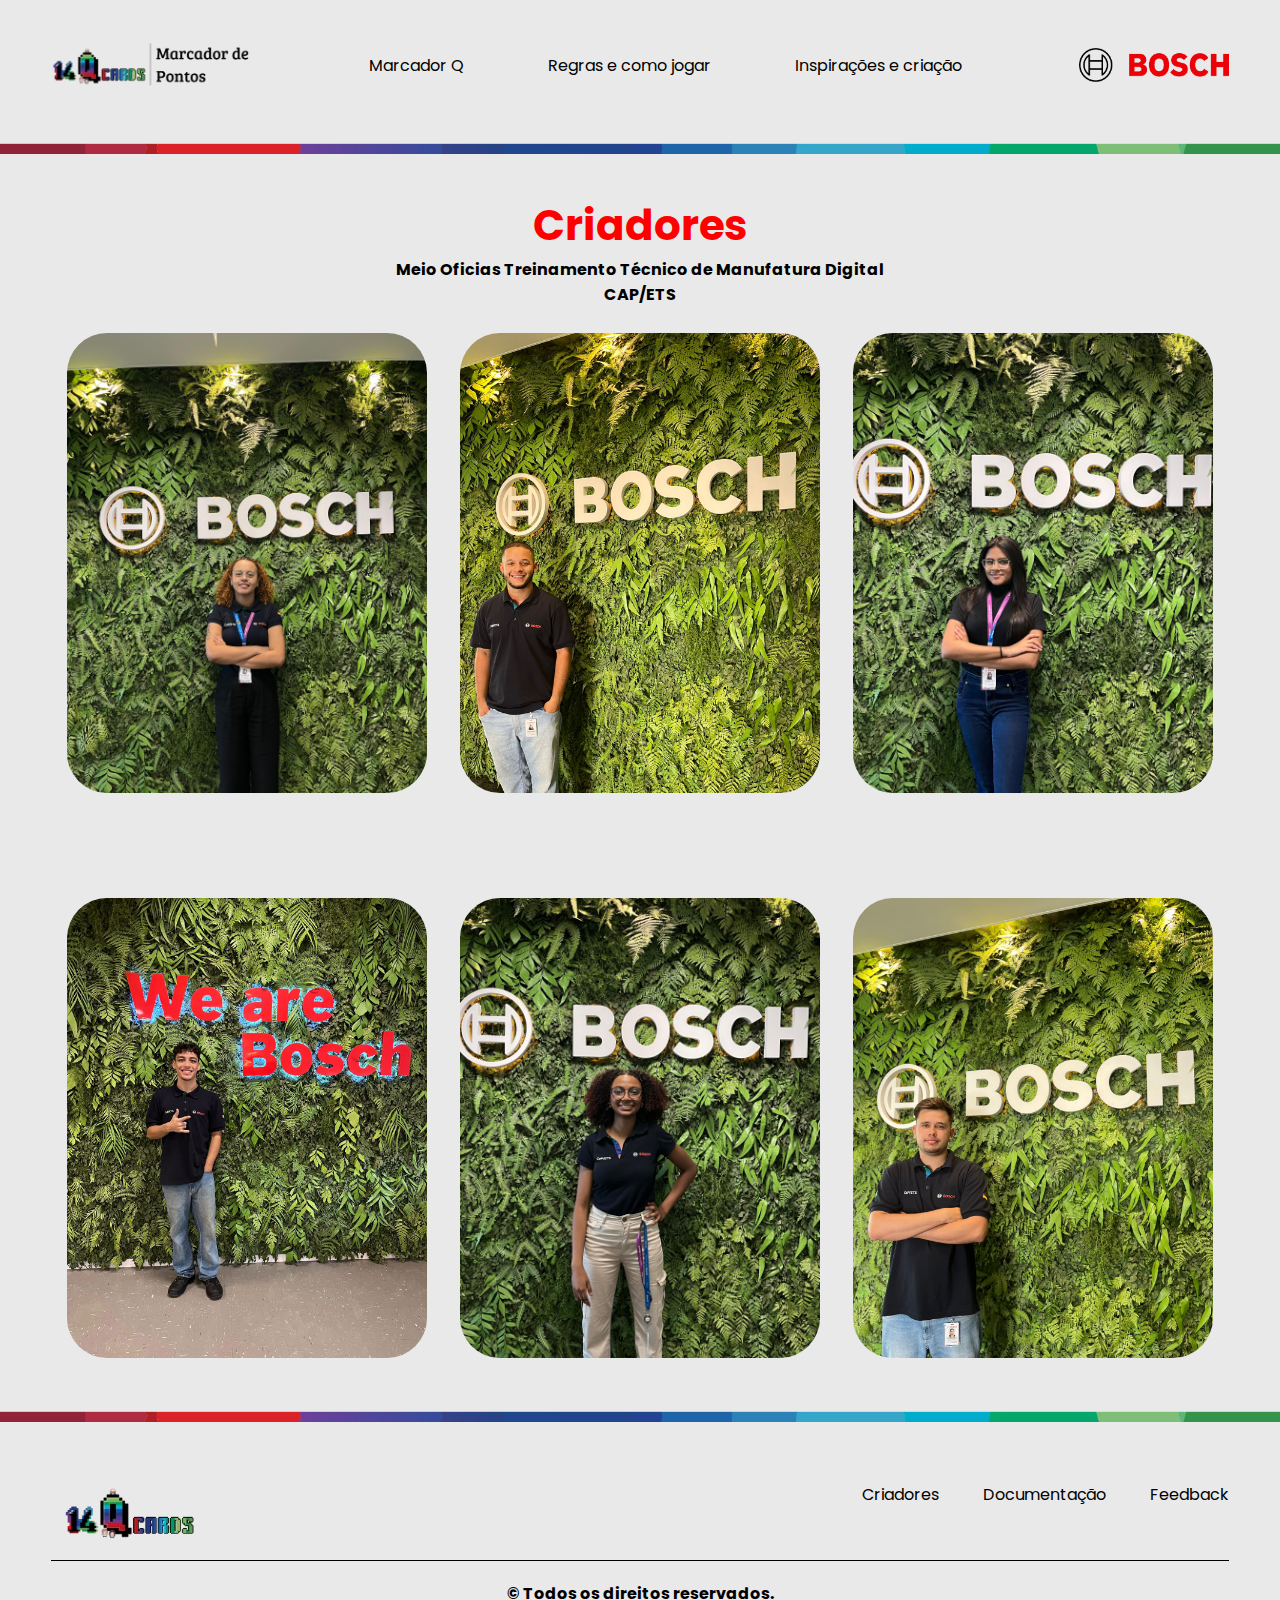
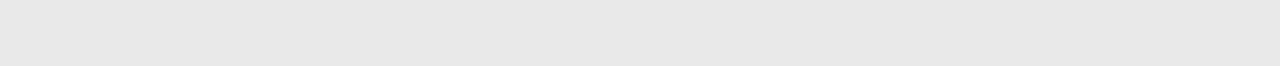
<file: criadores.html>
<html lang="pt-br">
<head>
    <meta charset="UTF-8">
    <meta name="viewport" content="width=device-width, initial-scale=1.0">
    <title>14Q-Cards | Criadores</title>
    
    <!--Ícone da página-->
    <link rel="icon" href="img/icon.png">

    <!--Estilo customizado - FORMATAÇÕES GERAIS - CSS-->
    <link rel="stylesheet" href="css/estilo-formatacoes-gerais.css">

    <!--Estilo customizado - HEADER - CSS-->
    <link rel="stylesheet" href="css/estilo-header.css">
    
    <!--Estilo customizado - CRIADORES - CSS-->
    <link rel="stylesheet" href="css/estilo-criadores.css">

    <!--Estilo customizado - FOOTER - CSS-->
    <link rel="stylesheet" href="css/estilo-footer.css">

    <!--Gooogle Fonts - Poppins-->
    <link rel="preconnect" href="https://fonts.googleapis.com">
    <link rel="preconnect" href="https://fonts.gstatic.com" crossorigin>
    <link href="https://fonts.googleapis.com/css2?family=Poppins:ital,wght@0,100;0,200;0,300;0,400;0,500;0,600;0,700;0,800;0,900;1,100;1,200;1,300;1,400;1,500;1,600;1,700;1,800;1,900&display=swap" rel="stylesheet">

    <!--Bootstrap 5 - ÍCONES-->
    <link rel="stylesheet" href="https://cdn.jsdelivr.net/npm/bootstrap-icons@1.11.3/font/bootstrap-icons.min.css">
</head>
<body>

    <header><!--Header-->
        <div class="interface"><!--Interface-->
            <div class="logo"><!--Logo-->
                <a href="index.html">
                    <img src="img/logooficial.png" alt="Logo Oficial do Site" style="width: 200px;">
                </a>
            </div><!--/Logo-->

            <nav class="menu-desktop"><!--Links-->
                <ul>
                    <li>
                        <a href="marcadorQ.html" target="_blank">Marcador Q</a>
                    </li>

                    <li>
                        <a href="regras-e-como-jogar.html" target="_blank">Regras e como jogar</a>
                    </li>

                    <li>
                        <a href="inspiracoes.html" target="_blank">Inspirações e criação</a>
                    </li>
                </ul>
            </nav><!--Links-->

            <div><!--Logo da Bosch-->
                <img src="img/logoBosch.png" alt="Logo Oficial da Bosch" style="width: 150px;">
            </div><!--/Logo da Bosch-->
        </div><!--/Interface-->
    </header><!--/Header-->

    <div class="coresBosch"><!--Cores Bosch Cabeçalho-->
        <img src="img/bosch.png" alt="Cores Bosch">
    </div><!--/Cores Bosch Cabeçalho-->


    <main><!--Main-->
        <section class="criadores"><!--Criadores-->
            <div class="interface"><!--Interface-->
                <h1>Criadores</h1>
                <p>
                    Meio Oficias Treinamento Técnico de Manufatura Digital
                </p>
                <p>CAP/ETS</p>
                <div class="flex"><!--Flex-->
                    <div class="img-criadores" style="background-image: url(img/ana.jpeg);"><!--Imagem criadores - Ana-->
                        <div class="overlay"><!--Overlay-->
                            Ana Clara Barbosa Porto
                        </div><!--Overlay-->
                    </div><!--/Imagem criadores - Ana-->

                    <div class="img-criadores" style="background-image: url(img/giovane.jpeg);"><!--Imagem criadores - Giovane-->
                        <div class="overlay"><!--Overlay-->
                            Giovane Leal Paluco
                        </div><!--Overlay-->
                    </div><!--/Imagem criadores - Giovane-->

                    <div class="img-criadores" style="background-image: url(img/izabelle.jpeg);"><!--Imagem criadores - Izabelle-->
                        <div class="overlay"><!--Overlay-->
                            Izabelle Victorya Patrício de Souza
                        </div><!--Overlay-->
                    </div><!--Imagem criadores - Izabelle-->
                </div><!--/Flex-->
            </div><!--/Interface-->
        </section><!--/Criadores-->
        <section class="criadores"><!--Criadores - 2 -->
            <div class="interface"><!--Interface-->
                <div class="flex"><!--Flex-->
                    <div class="img-criadores" style="background-image: url(img/luis.jpeg);"><!--Imagem criadores - Luis-->
                        <div class="overlay"><!--Overlay-->
                           Luis Felipe Biffi da Silva
                        </div><!--Overlay-->
                    </div><!--/Imagem criadores - Luis-->

                    <div class="img-criadores" style="background-image: url(img/mariana.jpeg);"><!--Imagem criadores - Mariana-->
                        <div class="overlay"><!--Overlay-->
                            Mariana C. Vasconcelos Camargos
                        </div><!--Overlay-->
                        
                    </div><!--/Imagem criadores - Mariana-->

                    <div class="img-criadores" style="background-image: url(img/vinicius.jpeg);"><!--Imagem criadores - Vinicius-->
                        <div class="overlay"><!--Overlay-->
                            Vinicius Alves Travassos
                        </div><!--Overlay-->
                    </div><!--Imagem criadores - Vinicius-->
                </div><!--/Flex-->
            </div><!--/Interface-->
        </section><!--/Criadores 2 -->
    </main><!--/Main-->


    <div class="coresBosch"><!--Cores Bosch Rodapé-->
        <img src="img/bosch.png" alt="Cores Bosch">
    </div><!--/Cores Bosch Rodapé-->

    <footer><!--Rodapé-->

        <div class="interface"><!--Interface-->
            <div class="line-footer"><!--Line-footer - 1 -->
                <div class="flex"><!--Flex-->
                    <div class="logo-footer"><!--Logo footer-->   
                        <img src="img/logo1.png" alt="Logo Oficial do Projeto" style="width: 150px; padding-bottom: 20px;">
                    </div><!--/Logo footer-->
                    <div><!--Links rodapé-->
                        <ul>
                            <li>
                                <a href="criadores.html" target="_blank">Criadores</a>
                            </li>

                            <li>
                                <a href="docs/14QCards.pdf" download>Documentação</a>
                            </li>

                            <li>
                                <a href="feedback.html" target="_blank">Feedback</a>
                            </li>
                        </ul>    
                    </div><!--/Links rodapé-->
                </div><!--/Flex-->    
            </div><!--/Line-footer - 1 -->


            <div class="line-footer"><!--Line-footer - 2 -->
                <p> &#169; Todos os direitos reservados.</p>      
            </div><!--/Line-footer - 2 -->
        </div><!--/Interface-->
    </footer><!--/Rodapé-->
    
</body>
</html>
</file>
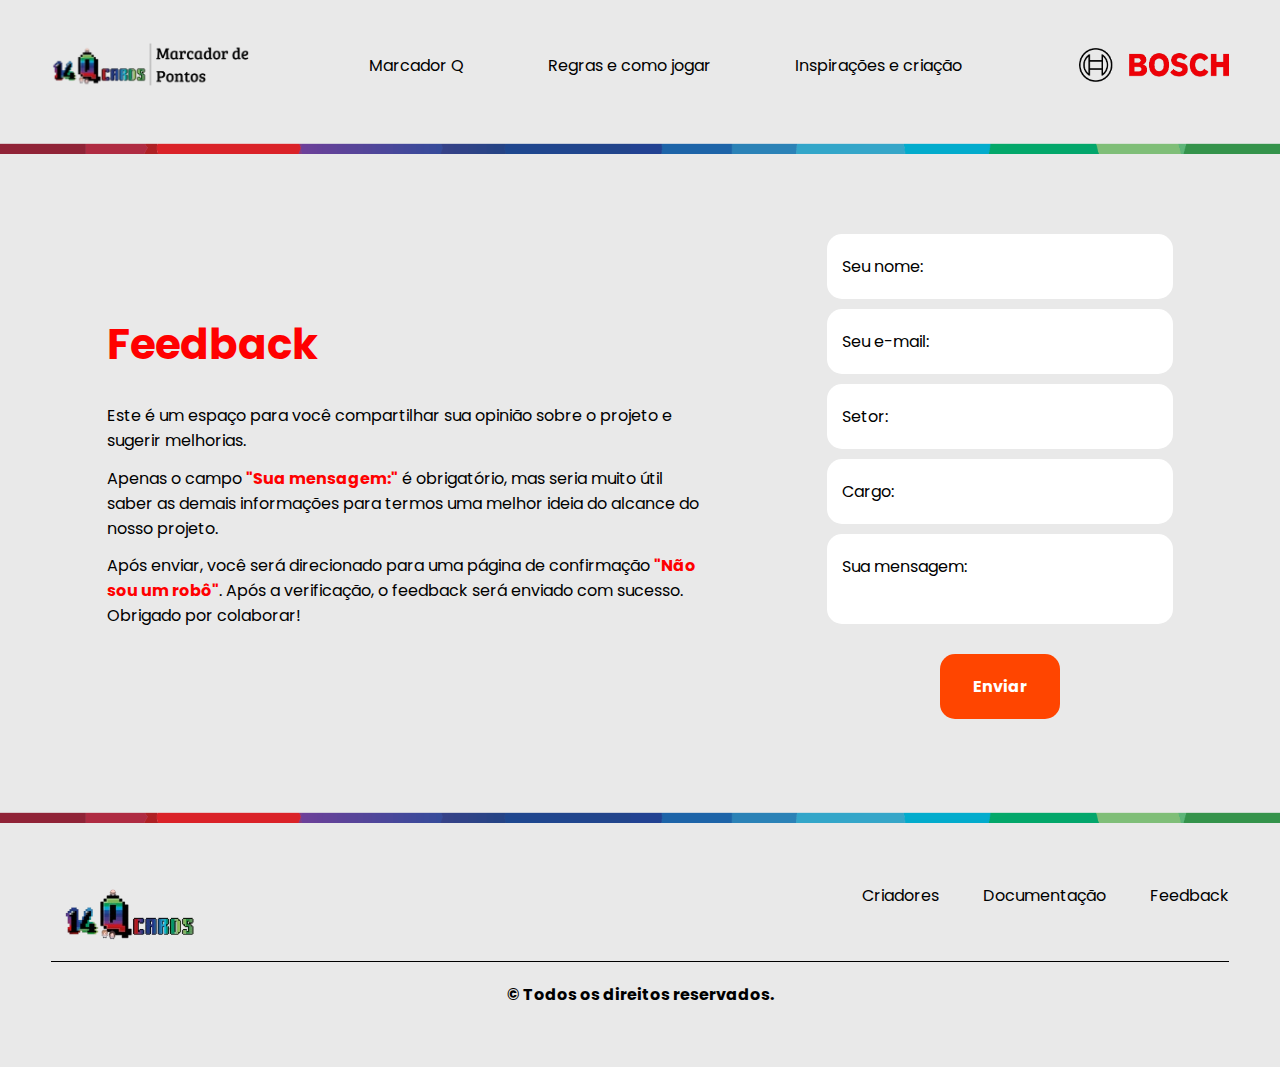
<file: feedback.html>
<html lang="pt-br">
<head>
    <meta charset="UTF-8">
    <meta name="viewport" content="width=device-width, initial-scale=1.0">
    <title>14Q-Cards | Feedback</title>
    
    <!--Ícone da página-->
    <link rel="icon" href="img/icon.png">

    <!--Estilo customizado - FORMATAÇÕES GERAIS - CSS-->
    <link rel="stylesheet" href="css/estilo-formatacoes-gerais.css">

    <!--Estilo customizado - HEADER - CSS-->
    <link rel="stylesheet" href="css/estilo-header.css">
    
    <!--Estilo customizado - CRIADORES - CSS-->
    <link rel="stylesheet" href="css/estilo-feedback.css">

    <!--Estilo customizado - FOOTER - CSS-->
    <link rel="stylesheet" href="css/estilo-footer.css">

    <!--Gooogle Fonts - Poppins-->
    <link rel="preconnect" href="https://fonts.googleapis.com">
<link rel="preconnect" href="https://fonts.gstatic.com" crossorigin>
<link href="https://fonts.googleapis.com/css2?family=Poppins:ital,wght@0,100;0,200;0,300;0,400;0,500;0,600;0,700;0,800;0,900;1,100;1,200;1,300;1,400;1,500;1,600;1,700;1,800;1,900&display=swap" rel="stylesheet">

    <!--Bootstrap 5 - ÍCONES-->
    <link rel="stylesheet" href="https://cdn.jsdelivr.net/npm/bootstrap-icons@1.11.3/font/bootstrap-icons.min.css">
</head>
<body>

    <header><!--Header-->
        <div class="interface"><!--Interface-->
            <div class="logo"><!--Logo-->
                <a href="index.html">
                    <img src="img/logooficial.png" alt="Logo Oficial do Site" style="width: 200px;">
                </a>
            </div><!--/Logo-->

            <nav class="menu-desktop"><!--Links-->
                <ul>
                    <li>
                        <a href="marcadorQ.html" target="_blank">Marcador Q</a>
                    </li>

                    <li>
                        <a href="regras-e-como-jogar.html" target="_blank">Regras e como jogar</a>
                    </li>

                    <li>
                        <a href="inspiracoes.html" target="_blank">Inspirações e criação</a>
                    </li>
                </ul>
            </nav><!--Links-->

            <div><!--Logo da Bosch-->
                <img src="img/logoBosch.png" alt="Logo Oficial da Bosch" style="width: 150px;">
            </div><!--/Logo da Bosch-->
        </div><!--/Interface-->
    </header><!--/Header-->

    <div class="coresBosch"><!--Cores Bosch Cabeçalho-->
        <img src="img/bosch.png" alt="Cores Bosch">
    </div><!--/Cores Bosch Cabeçalho-->


    <main><!--Main-->
        <section class="feedback"><!--Feedback-->
            <div class="interface"><!--Interface-->
                <div class="flex"><!--Flex-->
                    <div class="txt-formulario"><!--Txt Formulário-->
                        <h1>Feedback</h1>
                        <p>Este é um espaço para você compartilhar sua opinião sobre o projeto e sugerir melhorias.</p>
                        <p>Apenas o campo <span>"Sua mensagem:"</span> é obrigatório, mas seria muito útil saber as demais informações para termos uma melhor ideia do alcance do nosso projeto.</p>
                        <p>Após enviar, você será direcionado para uma página de confirmação <span>"Não sou um robô"</span>. Após a verificação, o feedback será enviado com sucesso. Obrigado por colaborar!</p>
                    </div><!--/Txt Formulário-->

                    <div class="formulario"><!--Formulário-->
                        <form action="https://formsubmit.co/giovanelealpaluco@gmail.com" method="post">
                            <input type="text" name="nome" id="nome" placeholder="Seu nome:">
                            <input type="text" name=email id="email" placeholder="Seu e-mail:">
                            <input type="text" name="setor" id="setor" placeholder="Setor:">
                            <input type="text" name="cargo" id="cargo" placeholder="Cargo:">
                            <textarea name="msg" id="msg" placeholder="Sua mensagem:" required></textarea>
                            <div class="btn-enviar">
                            <input type="hidden" name="_next" value="https://palucogiovane.github.io/14Q-Cards/sucesso.html">
                            <input type="submit" value="Enviar">
                            </div>
                        </form>
                    </div><!--/Formulário-->
                </div><!--/Flex-->
            </div><!--/Interface-->
        </section><!--/Feedback-->
    </main><!--/Main-->


    <div class="coresBosch"><!--Cores Bosch Rodapé-->
        <img src="img/bosch.png" alt="Cores Bosch">
    </div><!--/Cores Bosch Rodapé-->

    <footer><!--Rodapé-->

        <div class="interface"><!--Interface-->
            <div class="line-footer"><!--Line-footer - 1 -->
                <div class="flex"><!--Flex-->
                    <div class="logo-footer"><!--Logo footer-->   
                        <img src="img/logo1.png" alt="Logo Oficial do Projeto" style="width: 150px; padding-bottom: 20px;">
                    </div><!--/Logo footer-->
                    <div><!--Links rodapé-->
                        <ul>
                            <li>
                                <a href="criadores.html" target="_blank">Criadores</a>
                            </li>

                            <li>
                                <a href="docs/14QCards.pdf" download>Documentação</a>
                            </li>

                            <li>
                                <a href="feedback.html" target="_blank">Feedback</a>
                            </li>
                        </ul> 
                    </div><!--/Links rodapé-->
                </div><!--/Flex-->    
            </div><!--/Line-footer - 1 -->


            <div class="line-footer"><!--Line-footer - 2 -->
                <p> &#169; Todos os direitos reservados.</p>      
            </div><!--/Line-footer - 2 -->
        </div><!--/Interface-->
    </footer><!--/Rodapé-->
    
</body>
</html>
</file>
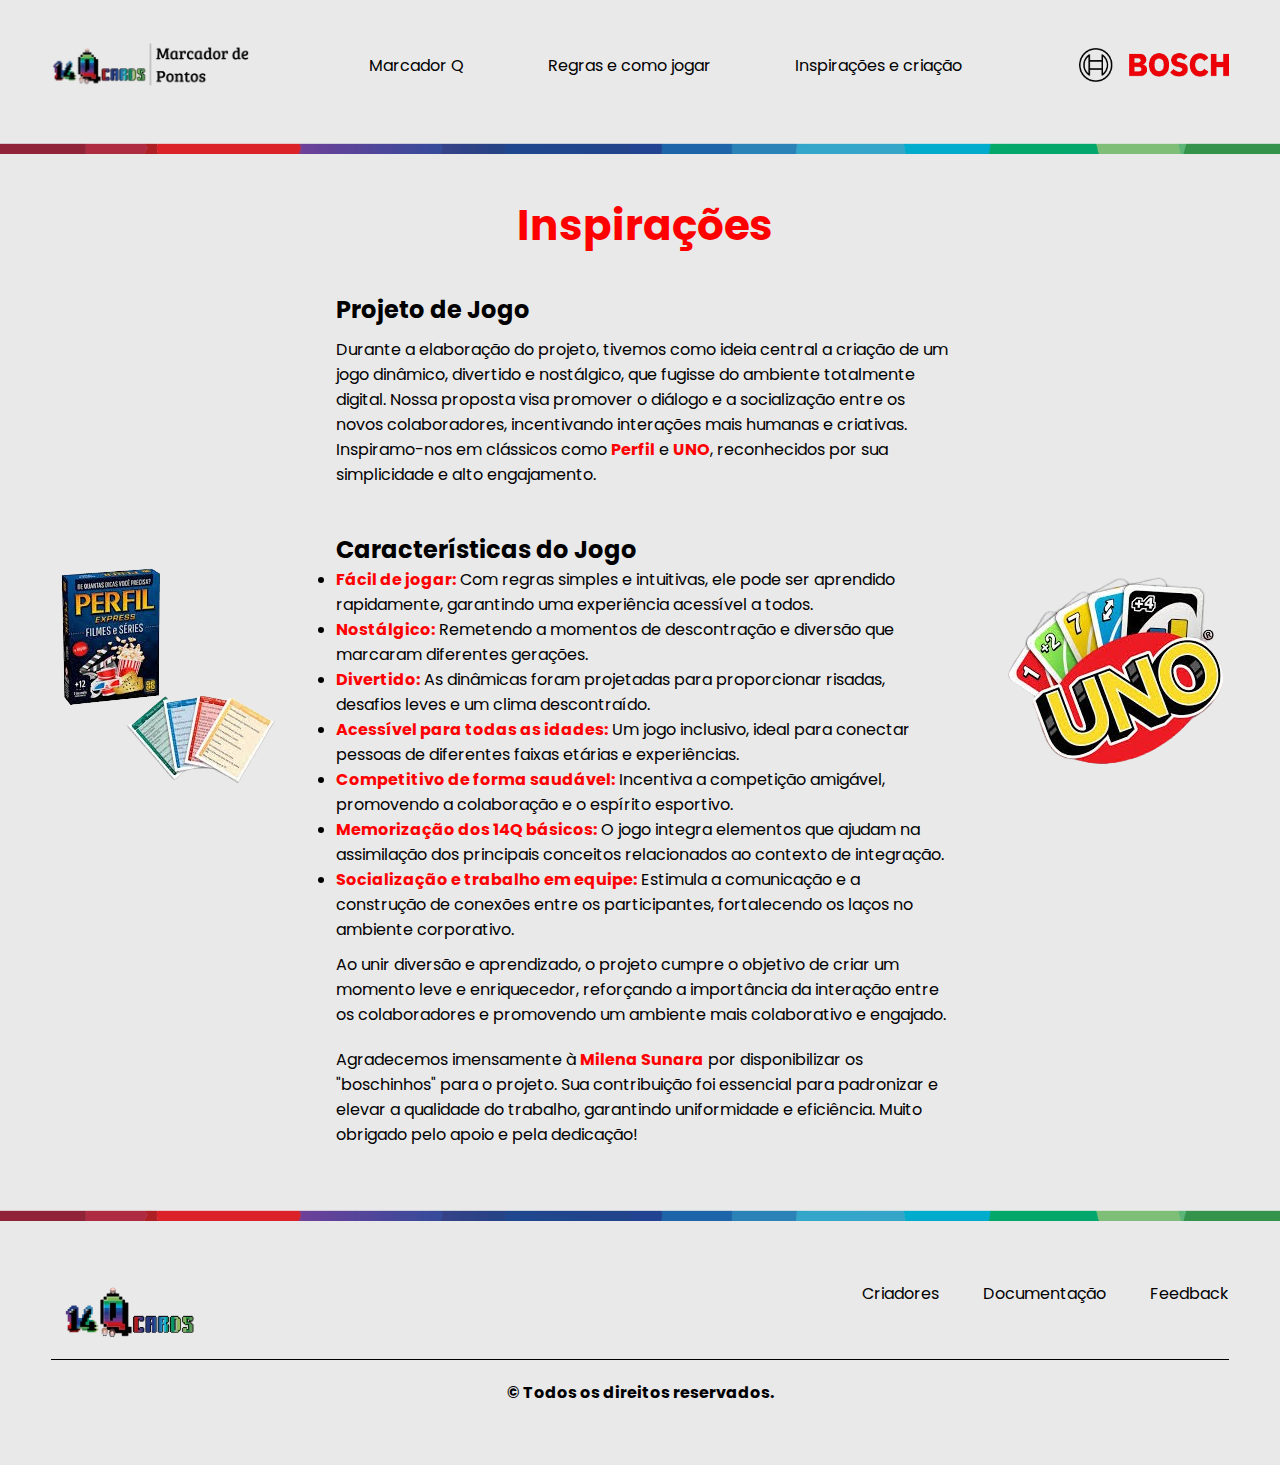
<file: inspiracoes.html>
<html lang="pt-br">
<head>
    <meta charset="UTF-8">
    <meta name="viewport" content="width=device-width, initial-scale=1.0">
    <title>14Q-Cards | Inspirações e criação</title>
    
    <!--Ícone da página-->
    <link rel="icon" href="img/icon.png">

    <!--Estilo customizado - FORMATAÇÕES GERAIS - CSS-->
    <link rel="stylesheet" href="css/estilo-formatacoes-gerais.css">

    <!--Estilo customizado - HEADER - CSS-->
    <link rel="stylesheet" href="css/estilo-header.css">
    
    <!--Estilo customizado - CRIADORES - CSS-->
    <link rel="stylesheet" href="css/estilo-inspiracoes.css">

    <!--Estilo customizado - FOOTER - CSS-->
    <link rel="stylesheet" href="css/estilo-footer.css">

    <!--Font Awesome-->
    <link rel="stylesheet" href="https://cdnjs.cloudflare.com/ajax/libs/font-awesome/6.6.0/css/all.min.css">

    <!--Gooogle Fonts - Poppins-->
    <link rel="preconnect" href="https://fonts.googleapis.com">
    <link rel="preconnect" href="https://fonts.gstatic.com" crossorigin>
    <link href="https://fonts.googleapis.com/css2?family=Poppins:ital,wght@0,100;0,200;0,300;0,400;0,500;0,600;0,700;0,800;0,900;1,100;1,200;1,300;1,400;1,500;1,600;1,700;1,800;1,900&display=swap" rel="stylesheet">

    <!--Bootstrap 5 - ÍCONES-->
    <link rel="stylesheet" href="https://cdn.jsdelivr.net/npm/bootstrap-icons@1.11.3/font/bootstrap-icons.min.css">
</head>
<body>

    <header><!--Header-->
        <div class="interface"><!--Interface-->
            <div class="logo"><!--Logo-->
                <a href="index.html">
                    <img src="img/logooficial.png" alt="Logo Oficial do Site" style="width: 200px;">
                </a>
            </div><!--/Logo-->

            <nav class="menu-desktop"><!--Links-->
                <ul>
                    <li>
                        <a href="marcadorQ.html" target="_blank">Marcador Q</a>
                    </li>

                    <li>
                        <a href="regras-e-como-jogar.html" target="_blank">Regras e como jogar</a>
                    </li>

                    <li>
                        <a href="inspiracoes.html" target="_blank">Inspirações e criação</a>
                    </li>
                </ul>
            </nav><!--Links-->

            <div><!--Logo da Bosch-->
                <img src="img/logoBosch.png" alt="Logo Oficial da Bosch" style="width: 150px;">
            </div><!--/Logo da Bosch-->
        </div><!--/Interface-->
    </header><!--/Header-->

    <div class="coresBosch"><!--Cores Bosch Cabeçalho-->
        <img src="img/bosch.png" alt="Cores Bosch">
    </div><!--/Cores Bosch Cabeçalho-->


    <main><!--Main-->
        <section class="inspiracoes"><!--Inspirações-->
            <div class="interface"><!--Interface-->
                <div class="flex"><!--Flex-->
                    <div class="img-inspiracoes"><!--Img-inspiracoes-->
                        <img src="img/perfil.png" alt="Imagem Inspiração - Perfil">
                    </div><!--/Img-inspiracoes-->

                    <div class="txt-inspiracoes"><!--Txt-inspiracoes-->
                        <h1>Inspirações</h1>
                        <h2>Projeto de Jogo</h2>
                        <p>
                            Durante a elaboração do projeto, tivemos como ideia central a criação de um jogo dinâmico, divertido e nostálgico, 
                            que fugisse do ambiente totalmente digital. Nossa proposta visa promover o diálogo e a socialização entre os novos colaboradores, 
                            incentivando interações mais humanas e criativas. Inspiramo-nos em clássicos como <span>Perfil</span> e <span>UNO</span>, 
                            reconhecidos por sua simplicidade e alto engajamento.
                        </p>
                        <h2>Características do Jogo</h2>
                        <ul>
                            <li><span>Fácil de jogar:</span> Com regras simples e intuitivas, ele pode ser aprendido rapidamente, garantindo uma experiência acessível a todos.</li>
                            <li><span>Nostálgico:</span> Remetendo a momentos de descontração e diversão que marcaram diferentes gerações.</li>
                            <li><span>Divertido:</span> As dinâmicas foram projetadas para proporcionar risadas, desafios leves e um clima descontraído.</li>
                            <li><span>Acessível para todas as idades:</span> Um jogo inclusivo, ideal para conectar pessoas de diferentes faixas etárias e experiências.</li>
                            <li><span>Competitivo de forma saudável:</span> Incentiva a competição amigável, promovendo a colaboração e o espírito esportivo.</li>
                            <li><span>Memorização dos 14Q básicos:</span> O jogo integra elementos que ajudam na assimilação dos principais conceitos relacionados ao contexto de integração.</li>
                            <li><span>Socialização e trabalho em equipe:</span> Estimula a comunicação e a construção de conexões entre os participantes, fortalecendo os laços no ambiente corporativo.</li>
                        </ul>
                        <p>
                            Ao unir diversão e aprendizado, o projeto cumpre o objetivo de criar um momento leve e enriquecedor, 
                            reforçando a importância da interação entre os colaboradores e promovendo um ambiente mais colaborativo e engajado.
                        </p>
                        <p>
                            Agradecemos imensamente à <span>Milena Sunara</span> por disponibilizar os "boschinhos" para o projeto. Sua contribuição foi essencial para padronizar e elevar a qualidade do trabalho, garantindo uniformidade e eficiência. Muito obrigado pelo apoio e pela dedicação!
                        </p>
                    </div><!--/Txt-inspiracoes-->

                    <div class="img-inspiracoes"><!--Img-inspiracoes-->
                        <img src="img/uno.png" alt="Imagem Inspiração - Uno">
                    </div><!--/Img-inspiracoes-->
                </div><!--/Flex-->
            </div><!--/Interface-->
        </section><!--/Inspirações-->
    </main><!--/Main-->


    <div class="coresBosch"><!--Cores Bosch Rodapé-->
        <img src="img/bosch.png" alt="Cores Bosch">
    </div><!--/Cores Bosch Rodapé-->

    <footer><!--Rodapé-->

        <div class="interface"><!--Interface-->
            <div class="line-footer"><!--Line-footer - 1 -->
                <div class="flex"><!--Flex-->
                    <div class="logo-footer"><!--Logo footer-->   
                        <img src="img/logo1.png" alt="Logo Oficial do Projeto" style="width: 150px; padding-bottom: 20px;">
                    </div><!--/Logo footer-->
                    <div><!--Links rodapé-->
                        <ul>
                            <li>
                                <a href="criadores.html" target="_blank">Criadores</a>
                            </li>

                            <li>
                                <a href="docs/14QCards.pdf" download>Documentação</a>
                            </li>

                            <li>
                                <a href="feedback.html" target="_blank">Feedback</a>
                            </li>
                        </ul> 
                    </div><!--/Links rodapé-->
                </div><!--/Flex-->    
            </div><!--/Line-footer - 1 -->


            <div class="line-footer"><!--Line-footer - 2 -->
                <p> &#169; Todos os direitos reservados.</p>      
            </div><!--/Line-footer - 2 -->
        </div><!--/Interface-->
    </footer><!--/Rodapé-->
    
</body>
</html>
</file>
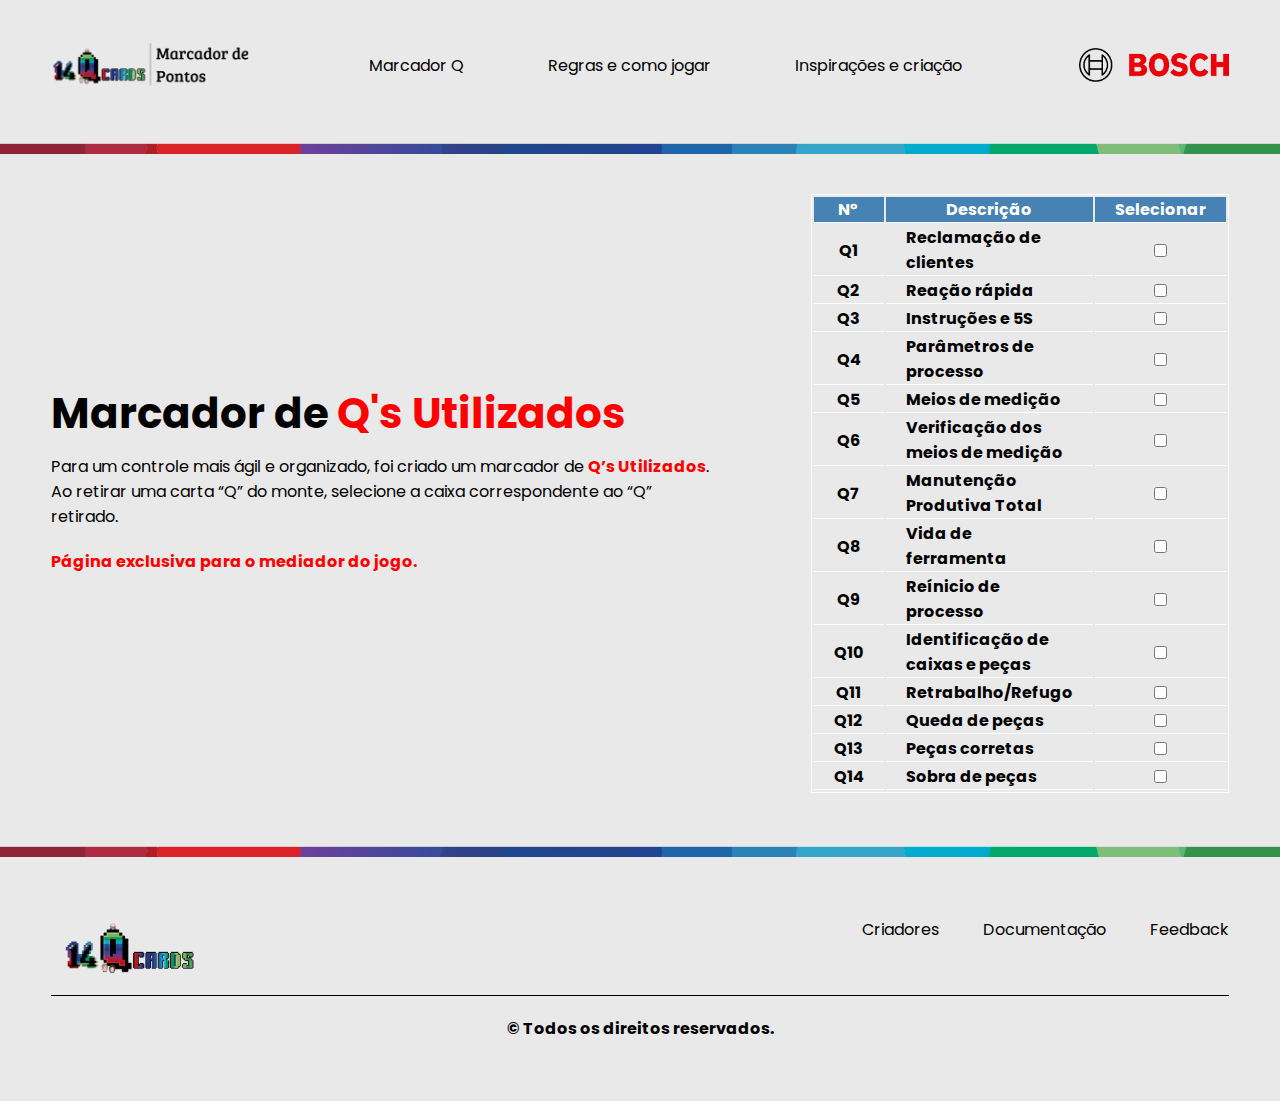
<file: marcadorQ.html>
<html lang="pt-br">
<head>
    <meta charset="UTF-8">
    <meta name="viewport" content="width=device-width, initial-scale=1.0">
    <title>14Q-Cards | Marcador Q</title>

    <!--Ícone da página-->
    <link rel="icon" href="img/icon.png">

    <!--Estilo customizado - FORMATAÇÕES GERAIS - CSS-->
    <link rel="stylesheet" href="css/estilo-formatacoes-gerais.css">

    <!--Estilo customizado - HEADER - CSS-->
    <link rel="stylesheet" href="css/estilo-header.css">

    <!--Estilo customizado - MARCADOR Q - CSS-->
    <link rel="stylesheet" href="css/estilo-marcadorQ.css">

    <!--Estilo customizado - FOOTER - CSS-->
    <link rel="stylesheet" href="css/estilo-footer.css">

    <!--Gooogle Fonts - Poppins-->
    <link rel="preconnect" href="https://fonts.googleapis.com">
<link rel="preconnect" href="https://fonts.gstatic.com" crossorigin>
<link href="https://fonts.googleapis.com/css2?family=Poppins:ital,wght@0,100;0,200;0,300;0,400;0,500;0,600;0,700;0,800;0,900;1,100;1,200;1,300;1,400;1,500;1,600;1,700;1,800;1,900&display=swap" rel="stylesheet">

    <!--Bootstrap 5 - ÍCONES-->
    <link rel="stylesheet" href="https://cdn.jsdelivr.net/npm/bootstrap-icons@1.11.3/font/bootstrap-icons.min.css">
</head>
<body>

    <header><!--Header-->
        <div class="interface"><!--Interface-->
            <div class="logo"><!--Logo-->
                <a href="index.html">
                    <img src="img/logooficial.png" alt="Logo Oficial do Site" style="width: 200px;">
                </a>
            </div><!--/Logo-->

            <nav class="menu-desktop"><!--Links-->
                <ul>
                    <li>
                        <a href="marcadorQ.html" target="_blank">Marcador Q</a>
                    </li>

                    <li>
                        <a href="regras-e-como-jogar.html" target="_blank">Regras e como jogar</a>
                    </li>

                    <li>
                        <a href="inspiracoes.html" target="_blank">Inspirações e criação</a>
                    </li>
                </ul>
            </nav><!--Links-->

            <div><!--Logo da Bosch-->
                <img src="img/logoBosch.png" alt="Logo Oficial da Bosch" style="width: 150px;">
            </div><!--/Logo da Bosch-->
        </div><!--/Interface-->
    </header><!--/Header-->

    <div class="coresBosch"><!--Cores Bosch Cabeçalho-->
        <img src="img/bosch.png" alt="Cores Bosch">
    </div><!--/Cores Bosch Cabeçalho-->


    <main><!--Main-->
        <section class="tabelaMarcador"><!--Tabela Marcador-->
            <div class="interface"><!--Interface-->
                <div class="flex"><!--Flex-->
                        <div class="txt-instrucoes-marcador"><!--Txt Instruções Marcador-->
                            <h1>Marcador de <span>Q's Utilizados</span></h1>
                            <p>Para um controle mais ágil e organizado, foi criado um marcador de <span>Q’s Utilizados</span>. Ao retirar uma carta “Q” do monte, selecione a caixa correspondente ao “Q” retirado.</p>
                            <p><span>Página exclusiva para o mediador do jogo.</span></p>
                        </div><!--/Txt Instruções Marcador-->

                        <div class="formatacaoTabelaMarcador"><!--Formatações Tabela Marcador-->
                            <table>
                                <tr>
                                    <td class="tituloTableMarcador">N°</td>
                                    <td class="tituloTableMarcador">Descrição</td>
                                    <td class="tituloTableMarcador">Selecionar</td>
                                </tr>
                                <tr>
                                    <td>Q1</td>
                                    <td class="start">Reclamação de clientes</td>
                                    <td><input type="checkbox"></td>
                                </tr>
                                <tr>
                                    <td>Q2</td>
                                    <td class="start">Reação rápida</td>
                                    <td><input type="checkbox"></td>
                                </tr>
                                <tr>
                                    <td>Q3</td>
                                    <td class="start">Instruções e 5S</td>
                                    <td><input type="checkbox"></td>
                                </tr>
                                <tr>
                                    <td>Q4</td>
                                    <td class="start">Parâmetros de processo</td>
                                    <td><input type="checkbox"></td>
                                </tr>
                                <tr>
                                    <td>Q5</td>
                                    <td class="start">Meios de medição</td>
                                    <td><input type="checkbox"></td>
                                </tr>
                                <tr>
                                    <td>Q6</td>
                                    <td class="start">Verificação dos meios de medição</td>
                                    <td><input type="checkbox"></td>
                                </tr>
                                <tr>
                                    <td>Q7</td>
                                    <td class="start">Manutenção Produtiva Total</td>
                                    <td><input type="checkbox"></td>
                                </tr>
                                <tr>
                                    <td>Q8</td>
                                    <td class="start">Vida de ferramenta</td>
                                    <td><input type="checkbox"></td>
                                </tr>
                                <tr>
                                    <td>Q9</td>
                                    <td class="start">Reínicio de processo</td>
                                    <td><input type="checkbox"></td>
                                </tr>
                                <tr>
                                    <td>Q10</td>
                                    <td class="start">Identificação de caixas e peças</td>
                                    <td><input type="checkbox"></td>
                                </tr>
                                <tr>
                                    <td>Q11</td>
                                    <td class="start">Retrabalho/Refugo</td>
                                    <td><input type="checkbox"></td>
                                </tr>
                                <tr>
                                    <td>Q12</td>
                                    <td class="start">Queda de peças</td>
                                    <td><input type="checkbox"></td>
                                </tr>
                                <tr>
                                    <td>Q13</td>
                                    <td class="start">Peças corretas</td>
                                    <td><input type="checkbox"></td>
                                </tr>
                                <tr>
                                    <td>Q14</td>
                                    <td class="start">Sobra de peças</td>
                                    <td><input type="checkbox"></td>
                                </tr>
                            </table>
                        </div><!--/Formatações Tabela Marcador-->
                </div><!--/Flex-->
            </div><!--/Interface-->
        </section><!--/Tabela Marcador-->
    </main><!--/Main-->


    <div class="coresBosch"><!--Cores Bosch Rodapé-->
        <img src="img/bosch.png" alt="Cores Bosch">
    </div><!--/Cores Bosch Rodapé-->

    <footer><!--Rodapé-->

        <div class="interface"><!--Interface-->
            <div class="line-footer"><!--Line-footer - 1 -->
                <div class="flex"><!--Flex-->
                    <div class="logo-footer"><!--Logo footer-->   
                        <img src="img/logo1.png" alt="Logo Oficial do Projeto" style="width: 150px; padding-bottom: 20px;">
                    </div><!--/Logo footer-->
                    <div><!--Links rodapé-->
                        <ul>
                            <li>
                                <a href="criadores.html" target="_blank">Criadores</a>
                            </li>

                            <li>
                                <a href="docs/14QCards.pdf" download>Documentação</a>
                            </li>

                            <li>
                                <a href="feedback.html" target="_blank">Feedback</a>
                            </li>
                        </ul> 
                    </div><!--/Links rodapé-->
                </div><!--/Flex-->    
            </div><!--/Line-footer - 1 -->


            <div class="line-footer"><!--Line-footer - 2 -->
                <p> &#169; Todos os direitos reservados.</p>      
            </div><!--/Line-footer - 2 -->
        </div><!--/Interface-->
    </footer><!--/Rodapé-->
    
</body>
</html>
</file>
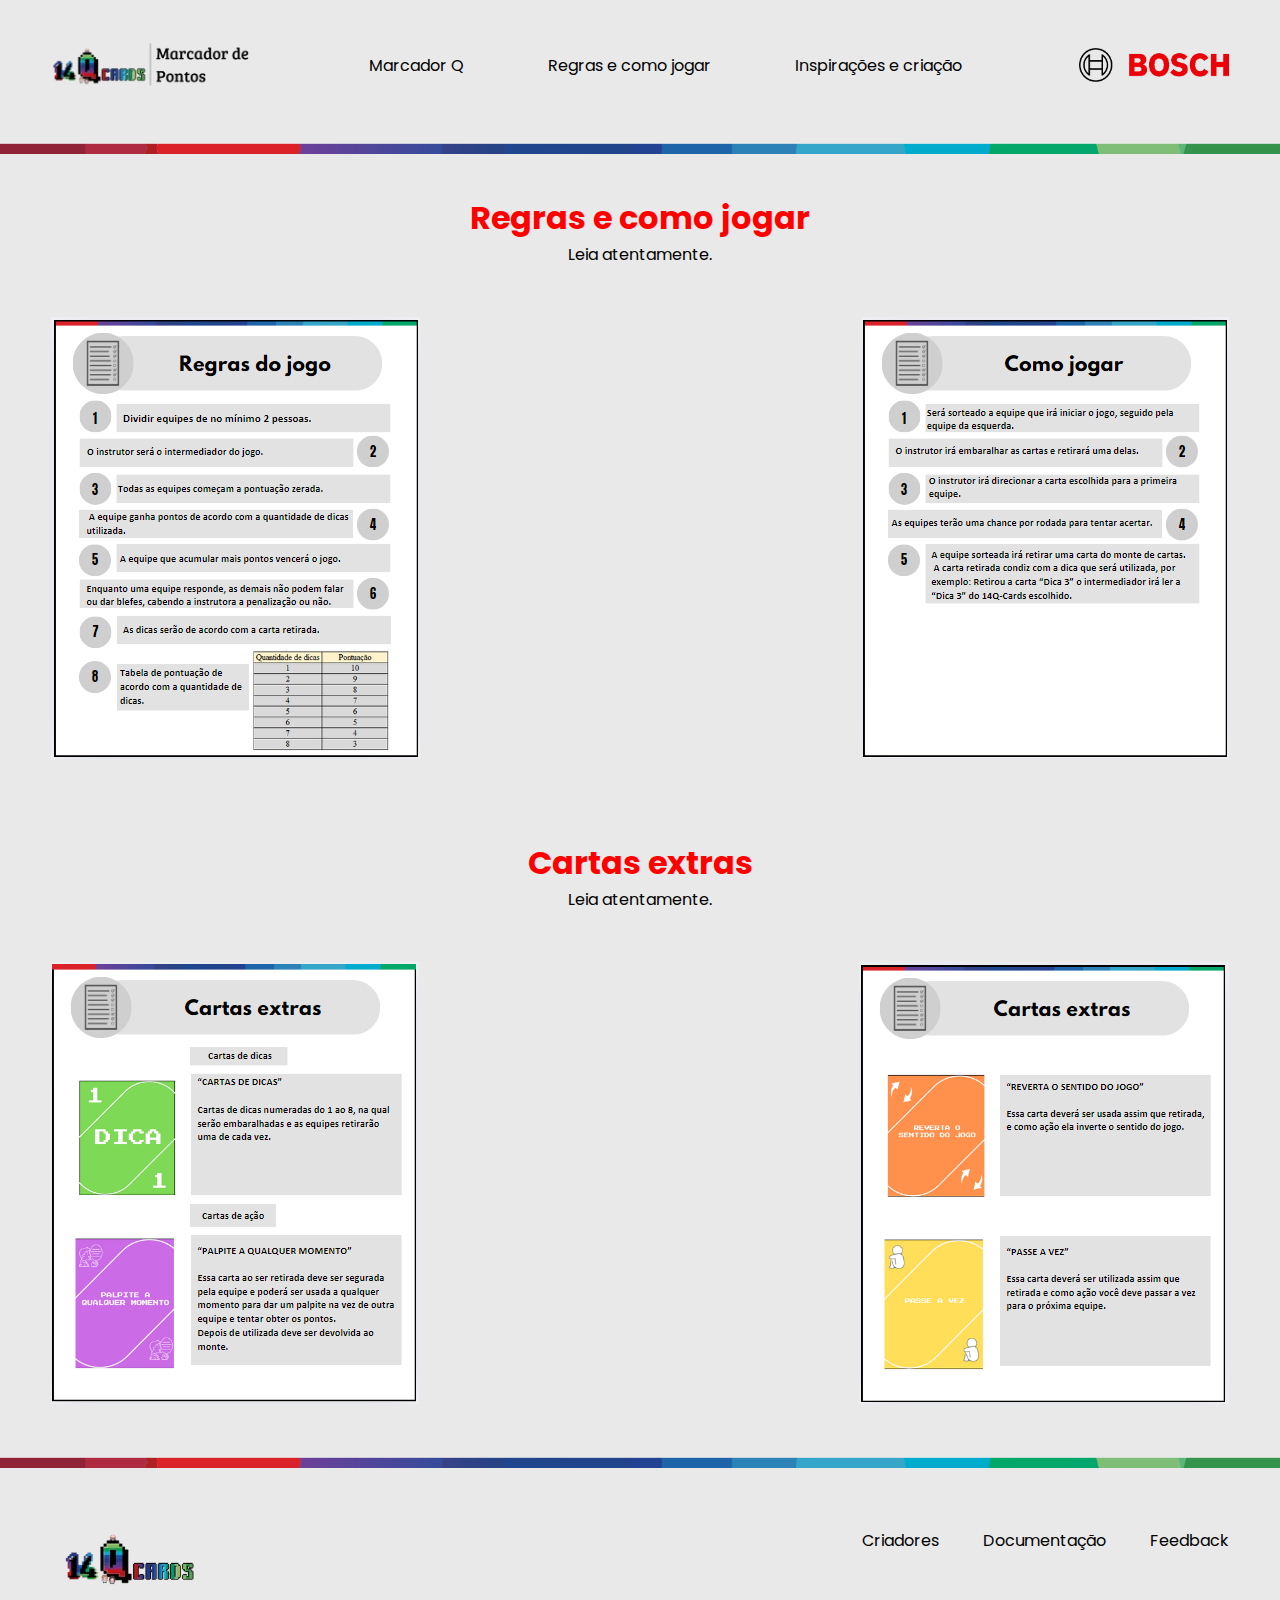
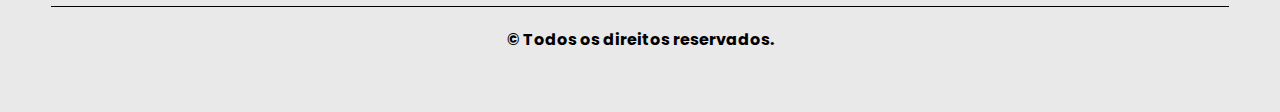
<file: regras-e-como-jogar.html>
<html lang="pt-br">
<head>
    <meta charset="UTF-8">
    <meta name="viewport" content="width=device-width, initial-scale=1.0">
    <title>14Q-Cards | Regras e como jogar</title>
    
    <!--Ícone da página-->
    <link rel="icon" href="img/icon.png">

    <!--Estilo customizado - FORMATAÇÕES GERAIS - CSS-->
    <link rel="stylesheet" href="css/estilo-formatacoes-gerais.css">

    <!--Estilo customizado - HEADER - CSS-->
    <link rel="stylesheet" href="css/estilo-header.css">
    
    <!--Estilo customizado - CRIADORES - CSS-->
    <link rel="stylesheet" href="css/estilo-regras-e-como-jogar.css">

    <!--Estilo customizado - FOOTER - CSS-->
    <link rel="stylesheet" href="css/estilo-footer.css">

    <!--Gooogle Fonts - Poppins-->
    <link rel="preconnect" href="https://fonts.googleapis.com">
    <link rel="preconnect" href="https://fonts.gstatic.com" crossorigin>
    <link href="https://fonts.googleapis.com/css2?family=Poppins:ital,wght@0,100;0,200;0,300;0,400;0,500;0,600;0,700;0,800;0,900;1,100;1,200;1,300;1,400;1,500;1,600;1,700;1,800;1,900&display=swap" rel="stylesheet">

    <!--Bootstrap 5 - ÍCONES-->
    <link rel="stylesheet" href="https://cdn.jsdelivr.net/npm/bootstrap-icons@1.11.3/font/bootstrap-icons.min.css">
</head>
<body>

    <header><!--Header-->
        <div class="interface"><!--Interface-->
            <div class="logo"><!--Logo-->
                <a href="index.html">
                    <img src="img/logooficial.png" alt="Logo Oficial do Site" style="width: 200px;">
                </a>
            </div><!--/Logo-->

            <nav class="menu-desktop"><!--Links-->
                <ul>
                    <li>
                        <a href="marcadorQ.html" target="_blank">Marcador Q</a>
                    </li>

                    <li>
                        <a href="regras-e-como-jogar.html" target="_blank">Regras e como jogar</a>
                    </li>

                    <li>
                        <a href="inspiracoes.html" target="_blank">Inspirações e criação</a>
                    </li>
                </ul>
            </nav><!--Links-->

            <div><!--Logo da Bosch-->
                <img src="img/logoBosch.png" alt="Logo Oficial da Bosch" style="width: 150px;">
            </div><!--/Logo da Bosch-->
        </div><!--/Interface-->
    </header><!--/Header-->

    <div class="coresBosch"><!--Cores Bosch Cabeçalho-->
        <img src="img/bosch.png" alt="Cores Bosch">
    </div><!--/Cores Bosch Cabeçalho-->


    <main><!--Main-->
       <section class="regras-e-como-jogar"><!--Regras e como jogar-->
            <div class="interface"><!--Interface-->
                <h1>Regras e como jogar</h1>
                <p>Leia atentamente.</p>
                <div class="flex"><!--Flex-->
                    <div class="regras"><!--Regras-->
                        <img src="img/regra1.png" alt="Carta de Regras">
                    </div><!--/Regras-->

                    <div class="como-jogar">
                        <img src="img/comojogar1.png" alt="Carta de como jogar">
                    </div>
                </div><!--/Flex-->
            </div><!--/Interface-->
       </section><!--/Regras e como jogar-->

       <section class="cartas-extras"><!--Cartas extras-->
            <div class="interface"><!--Interface-->
                <h1>Cartas extras</h1>
                <p>Leia atentamente.</p>
                <div class="flex"><!--Flex-->
                    <div class="CExtras"><!--CExtras1-->
                        <img src="img/cartaextra1.png" alt="Carta Extra 1">
                    </div><!--/CExtras1-->

                    <div class="CExtras"><!--CExtras2-->
                        <img src="img/cartaextra2.png" alt="Carta Extra 2">
                    </div><!--CExtras2-->
                </div><!--/Flex-->
            </div><!--/Interface-->
       </section><!--/Cartas extras-->
    </main><!--/Main-->


    <div class="coresBosch"><!--Cores Bosch Rodapé-->
        <img src="img/bosch.png" alt="Cores Bosch">
    </div><!--/Cores Bosch Rodapé-->

    <footer><!--Rodapé-->

        <div class="interface"><!--Interface-->
            <div class="line-footer"><!--Line-footer - 1 -->
                <div class="flex"><!--Flex-->
                    <div class="logo-footer"><!--Logo footer-->   
                        <img src="img/logo1.png" alt="Logo Oficial do Projeto" style="width: 150px; padding-bottom: 20px;">
                    </div><!--/Logo footer-->
                    <div><!--Links rodapé-->
                        <ul>
                            <li>
                                <a href="criadores.html" target="_blank">Criadores</a>
                            </li>

                            <li>
                                <a href="docs/14QCards.pdf" download>Documentação</a>
                            </li>

                            <li>
                                <a href="feedback.html" target="_blank">Feedback</a>
                            </li>
                        </ul> 
                    </div><!--/Links rodapé-->
                </div><!--/Flex-->    
            </div><!--/Line-footer - 1 -->


            <div class="line-footer"><!--Line-footer - 2 -->
                <p> &#169; Todos os direitos reservados.</p>      
            </div><!--/Line-footer - 2 -->
        </div><!--/Interface-->
    </footer><!--/Rodapé-->
    
</body>
</html>
</file>
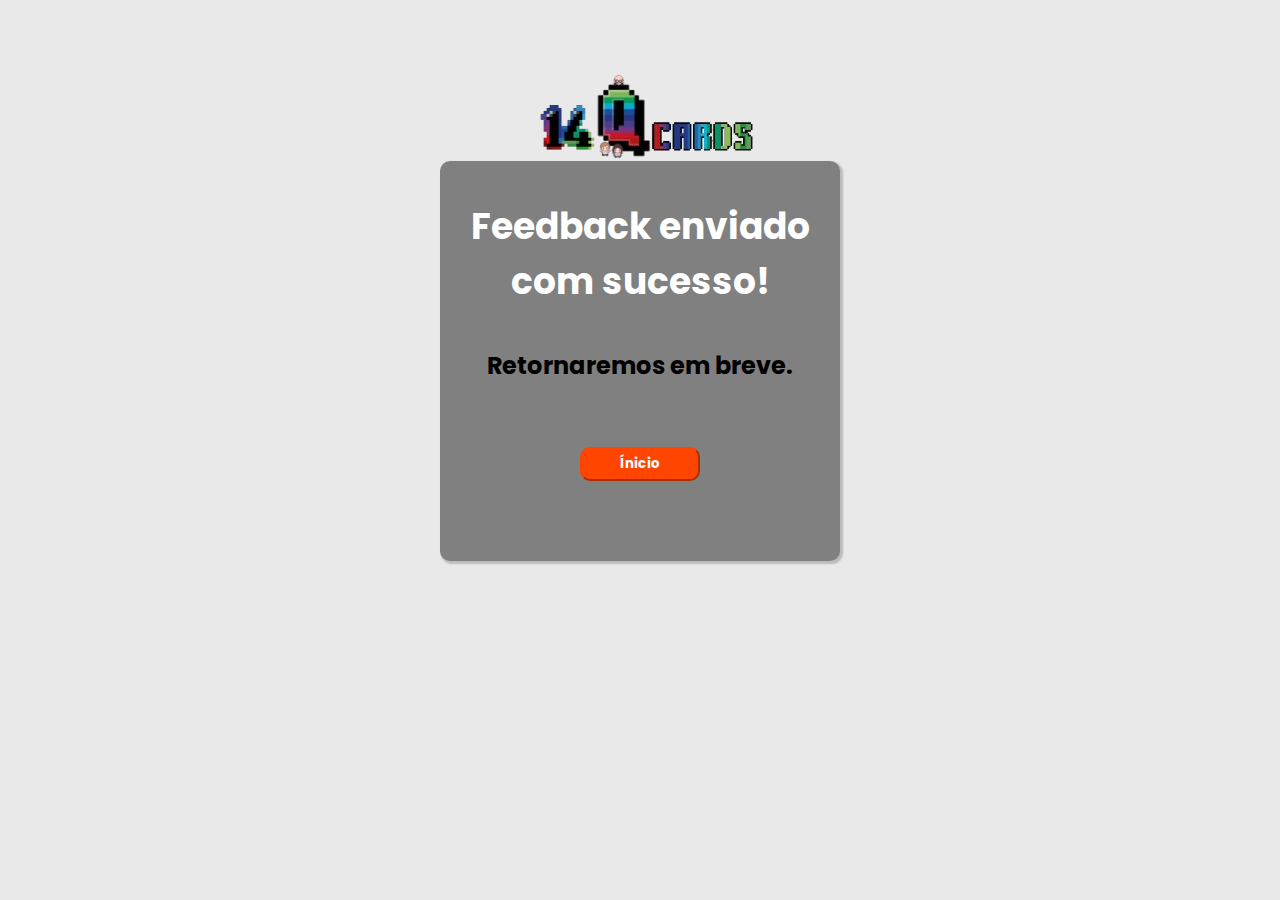
<file: sucesso.html>
<html>
    <head>
        <title>14Q-Cards | Confirmação de envio</title>

        <!--Ícone da página-->
        <link rel="icon" href="img/icon.png">

        <!--Estilo customizado - FORMATAÇÕES GERAIS - CSS-->
        <link rel="stylesheet" href="css/estilo-formatacoes-gerais.css">

        <!--Estilo customizado CSS - Confirmação de envio-->
        <link rel="stylesheet" href="css/estilo-confirmacao-envio.css">

        <!--Gooogle Fonts - Poppins-->
        <link rel="preconnect" href="https://fonts.googleapis.com">
        <link rel="preconnect" href="https://fonts.gstatic.com" crossorigin>
        <link href="https://fonts.googleapis.com/css2?family=Poppins:ital,wght@0,100;0,200;0,300;0,400;0,500;0,600;0,700;0,800;0,900;1,100;1,200;1,300;1,400;1,500;1,600;1,700;1,800;1,900&display=swap" rel="stylesheet">
    </head>

    <body>
        <div class="img-formulario"><!--IMG-FORMULARIO-->
            <img src="img/logo1.png" alt="Logo Oficial do Jogo">
        </div><!--/IMG-FORMULARIO-->
        <section class="envio-formulario"><!--Envio-Formulário-->
            <div class="txt-formulario"><!--Txt-Formulário-->
                <h1>Feedback enviado com sucesso!</h1>
                <h2>Retornaremos em breve.</h2>
                
                <a href="index.html">
                    <button>Ínicio</button>
                </a>
            </div><!--/Txt-Formulário-->
        </section><!--/Envio-Formulário-->

    </body>
</html>
</file>
<file: css/estilo-formatacoes-gerais.css>
/* FORMATAÇÕES GERAIS */
*{
    margin: 0;
    padding: 0;
    box-sizing: border-box;
    font-family: 'Poppins', sans-serif;
}

body{
    background-color: #e9e9e9;
}

.interface{
    max-width: 1280px;
    margin: 0 auto;
}

.flex{
    display: flex;
}

.coresBosch img{
    position: relative; 
    width: 100%;
    padding-top: 1vw;
}
</file>
<file: css/estilo-header.css>
/* FORMATAÇÕES DO CABEÇALHO */
header{
    padding: 40px 4%;
}

header > .interface{
    display: flex;
    align-items: center;
    justify-content: space-between;
}

header a{
    color: black;
    text-decoration: none;
    cursor: pointer;
    display: inline-block;
}

header a:hover{
    color: red;
    transform: scale(1.05);
    font-weight: bold;
}

header nav ul{
    list-style-type: none;
}

header nav ul li{
    display: inline-block;
    padding: 0 40px;
}

/* FORMATAÇÕES MENU-DESKTOP */
</file>
<file: css/estilo-criadores.css>
/* FORMATAÇÕES DO CABEÇALHO */
header{
    padding: 40px 4%;
}

header > .interface{
    display: flex;
    align-items: center;
    justify-content: space-between;
}

header a{
    color: black;
    text-decoration: none;
    cursor: pointer;
    display: inline-block;
}

header a:hover{
    color: red;
    transform: scale(1.05);
    font-weight: bold;
}

header nav ul{
    list-style-type: none;
}

header nav ul li{
    display: inline-block;
    padding: 0 40px;
}

/* FORMATAÇÕES CRIADORES */
section.criadores{
    padding: 40px 4%;
}

.img-criadores{
    width: 360px;
    height: 460px;
    cursor: pointer;
    background-size: cover;
    background-position: 100% 0%;
    position: relative;
    -moz-border-radius: 40px;
    -webkit-border-radius: 40px;
    border-radius: 40px;
    margin-top: 2vw;
}

.img-criadores p{
    text-align: center;
}

section.criadores .flex{
    justify-content: space-around;
}

.overlay{
    position: absolute;
    top: 0;
    left: 0;
    width: 100%;
    height: 100%;
    -moz-border-radius: 40px;
    -webkit-border-radius: 40px;
    border-radius: 40px;
    display: flex;
    align-items: center;
    justify-content: center;
    font-size: 20px;
    background-color: #000000b8;
    color: #fff;
    opacity: 0;
    transition: 2s;
}

.overlay:hover{
    opacity: 1;
}

.criadores h1{
    text-align: center;
    font-weight: bold;
    font-size: 42px;
    color: red;
}

.criadores p{
    text-align: center;
    font-weight: bold;
}

/* FORMATAÇÕES RODAPÉ */
footer{
    padding: 40px 4%;
}

footer .flex{
    justify-content: space-between;
}

footer .line-footer p{
    text-align: center;
    font-weight: bold;
}

footer .line-footer i{
    text-align: center;
    font-weight: bold;
    font-size: 30px;
}

footer ul li{
    list-style-type: none;
    display: inline-block;
    padding-top: 20px;
    padding-left: 40px;
}

footer ul li a{
    text-decoration: none;
    color: black;
}

footer ul li a:hover{
    color: red;
    transform: scale(1.05);
    font-weight: bold;
}

footer .logo-footer{
    padding-top: 20px;
}

footer .line-footer p{
    border-top: 1px solid black;
    padding: 20px 0 20px 0;
}
</file>
<file: css/estilo-footer.css>
/* FORMATAÇÕES RODAPÉ */
footer{
    padding: 40px 4%;
}

footer .flex{
    justify-content: space-between;
}

footer .line-footer p{
    text-align: center;
    font-weight: bold;
}

footer .line-footer i{
    text-align: center;
    font-weight: bold;
    font-size: 30px;
}

footer ul li{
    list-style-type: none;
    display: inline-block;
    padding-top: 20px;
    padding-left: 40px;
}

footer ul li a{
    text-decoration: none;
    color: black;
}

footer ul li a:hover{
    color: red;
    transform: scale(1.05);
    font-weight: bold;
}

footer .logo-footer{
    padding-top: 20px;
}

footer .line-footer p{
    border-top: 1px solid black;
    padding: 20px 0 20px 0;
}
</file>
<file: css/estilo-feedback.css>
/* FORMATAÇÕES FEEDBACK */
section.feedback{
    padding: 80px 4%;
}

section.feedback .flex{
    justify-content: center;
    align-items: center;
    gap: 120px;
}

form{
    max-width: 500px;
    margin: 0 auto;
    display: flex;
    justify-content: center;
    flex-direction: column;
    gap: 10px;
}

form input, form textarea{
    width: 100%;
    background-color: white;
    border: 0;
    outline: 0;
    padding: 20px 15px;
    -moz-border-radius: 15px;
    -webkit-border-radius: 15px;
    border-radius: 15px;
    color: black;
    font-size: 16px;
}

form input::placeholder, form textarea::placeholder{
    color: black;
}

form textarea{
    resize: none;
}

form .btn-enviar{
    margin-top: 20px;
    text-align: center;
}

form .btn-enviar input{
    width: 120px;
    background-color: orangered;
    color: white;
    font-weight: bold;
    cursor: pointer;
}

form .btn-enviar input:hover{
    transform: scale(1.05);
    transition: .2s;
}

.txt-formulario{
    max-width: 600px;
}

.txt-formulario h1{
    font-weight: bold;
    font-size: 42px;
    line-height: 40px;
    color: red;
    padding-bottom: 2vw;
}

.txt-formulario p{
    padding-top: 1vw;
}

.txt-formulario p span{
    color: red;
    font-weight: bold;
}
</file>
<file: css/estilo-inspiracoes.css>
/* FORMATÇÕES INSPIRAÇÕES E CRIAÇÃO */
section.inspiracoes{
    padding: 40px 4%;
}

section.inspiracoes .flex{
    align-items: center;
    justify-content: space-around;
    gap: 50px;
}

.txt-inspiracoes h1{
    text-align: center;
    color: red;
    font-weight: bold;
    font-size: 42px;
}

.txt-inspiracoes h2{
    font-weight: bold;
    margin-top: 35px;
}

.txt-inspiracoes p{
    padding: 10px 0;
}

.txt-inspiracoes span{
    color: red;
    font-weight: bold;
}
</file>
<file: css/estilo-marcadorQ.css>
/* FORMATAÇÕES DA TABELA DE MARCADOR */
section.tabelaMarcador{
    padding: 40px 4%;
}

.tituloTableMarcador{
    background-color: steelblue;
    color: white;
}

.tabelaMarcador .txt-instrucoes-marcador h1{
    font-weight: bold;
    font-size: 42px;
    line-height: 40px;
}

.tabelaMarcador .txt-instrucoes-marcador h1 span{
    color: red;
}

section.tabelaMarcador .flex{
    justify-content: space-between;
    align-items: center;
    gap: 90px;

}

.tabelaMarcador .txt-instrucoes-marcador p{
    margin: 20px 0;
}

.tabelaMarcador .txt-instrucoes-marcador p span{
    color: red;
    font-weight: bold;
}

.tabelaMarcador table{
    border: 1px solid white;
}

.tabelaMarcador table tr td{
    text-align: center;
    font-weight: bold;
    padding: 0 20px;
}
.tabelaMarcador table tr td{
    border-bottom: 1px solid white;
}

.tabelaMarcador .start{
    text-align: start;
}
</file>
<file: css/estilo-regras-e-como-jogar.css>
/* FORMATAÇÕES REGRAS E COMO JOGAR */
section.regras-e-como-jogar, section.cartas-extras{
    padding: 40px 4%;
}

section.regras-e-como-jogar .flex, section.cartas-extras .flex{
    justify-content:space-between;
}

section.regras-e-como-jogar h1, section.cartas-extras h1{
    text-align: center;
    color: red;
    font-weight: bold;
}

section.regras-e-como-jogar p, section.cartas-extras p{
    text-align: center;
    color: black;
}

section.cartas-extras img, section.regras-e-como-jogar img{
    margin-top: 50px;
}
</file>
<file: css/estilo-confirmacao-envio.css>
/* FORMATAÇÕES CONFIRMAÇÃO DE ENVIO */
section.envio-formulario{
    display: flex;
    align-items: center;
}

.img-formulario img{
    display: flex;
    align-items: center;
    margin: auto;
    position: relative;
    margin-top: 5vw;
}

.txt-formulario{
    width: 400px;
    height: 400px;
    background-color: gray;
    -moz-border-radius: 10px;
    -webkit-border-radius: 10px;
    border-radius: 10px;
    margin: auto;
    box-shadow: 2px 2px 2px 1px rgba(0, 0, 0, 0.2);

}

.txt-formulario h1, .txt-formulario h2{
    text-align: center;
}

.txt-formulario h1{
    color: white;
    font-size: 36px;
    margin-top: 3vw;
}

.txt-formulario h2{
    margin-top: 3vw;
}

.envio-formulario a{
    text-decoration: none;
}

.envio-formulario a button{
    display: flex;
    justify-content: center;
    align-items: center;
    margin: auto;
    margin-top: 5vw;
    padding: 5px;
    width: 120px;
    -moz-border-radius: 10px;
    -webkit-border-radius: 10px;
    border-radius: 10px;
    background-color: orangered;
    border-color: orangered;
    color: white;
    font-weight: bold;
}

.envio-formulario a button:hover{
    transform: scale(1.05);
}
</file>
